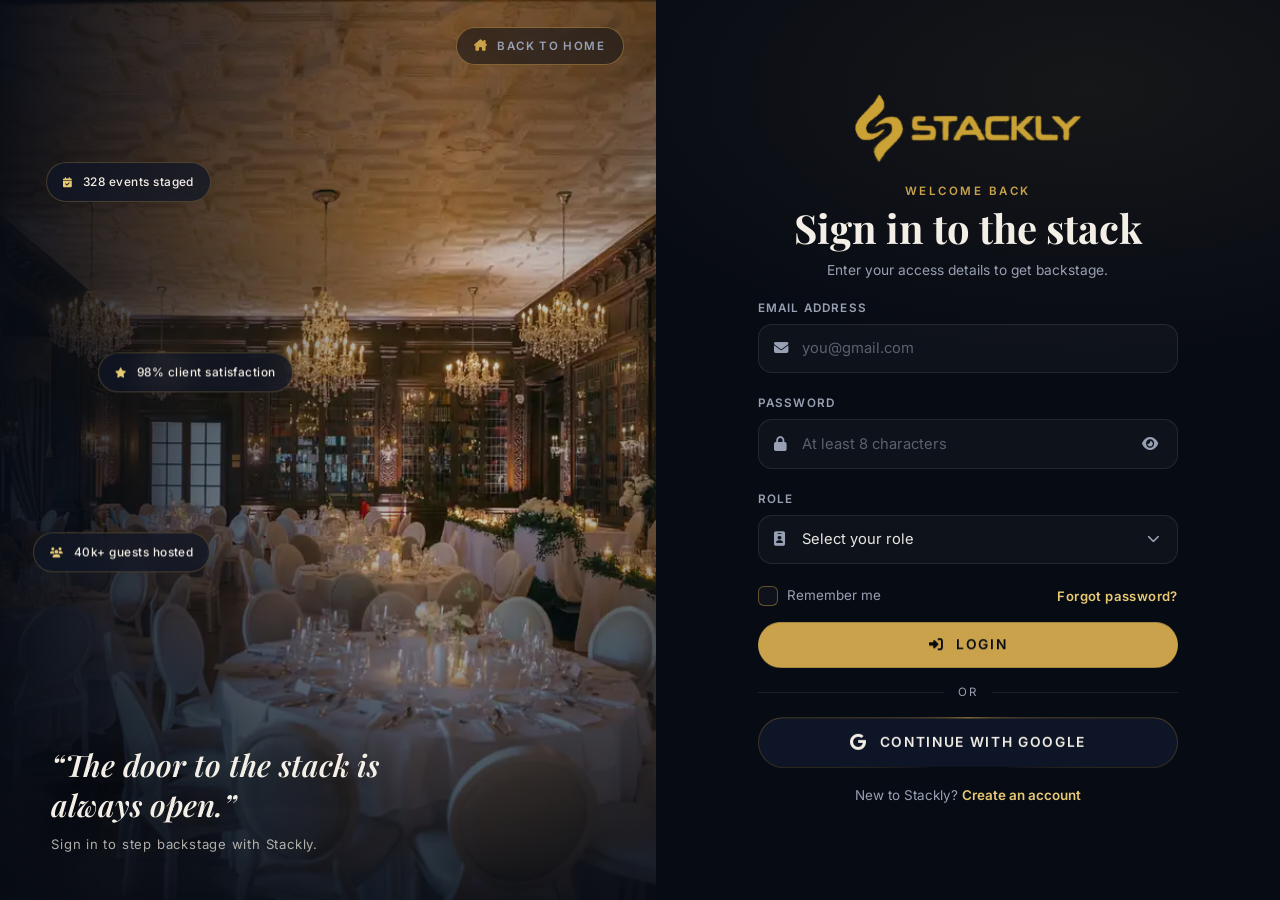
<file: HTML/guest.html>
<!DOCTYPE html>
<html lang="en">
<head>
<meta charset="UTF-8">
<meta name="viewport" content="width=device-width, initial-scale=1.0">
<title>Guest Dashboard — Corporate Event Management</title>
<link rel="icon" href="../images/logo-icon.webp" type="image/webp">
<link rel="preconnect" href="https://fonts.googleapis.com">
<link rel="preconnect" href="https://fonts.gstatic.com" crossorigin>
<link href="https://fonts.googleapis.com/css2?family=Playfair+Display:wght@400;500;600;700&family=Inter:wght@300;400;500;600;700&display=swap" rel="stylesheet">
<link rel="stylesheet" href="https://cdnjs.cloudflare.com/ajax/libs/font-awesome/6.5.2/css/all.min.css">
<link rel="stylesheet" href="../CSS/dashboard.css">
</head>
<body>

<div id="loader">
  <img src="../images/logo-full.webp" alt="">
  <div class="loader-ring"></div>
  <p>Loading your dashboard…</p>
</div>

<div class="dash-overlay" id="dashOverlay"></div>

<div class="dash-shell">
  <aside class="dash-sidebar" id="dashSidebar">
    <div class="dash-logo">
      <a href="guest.html"><img src="../images/logo-full.webp" alt="Corporate Event Management"></a>
      <i class="fa-solid fa-xmark dash-sidebar-close" id="dashSidebarClose"></i>
    </div>
    <div class="dash-role-badge" id="dashRoleBadge">Guest</div>
    <nav class="dash-nav" id="dashNav"></nav>

    <div class="dash-sidebar-user">
      <div class="dash-user-avatar" id="dashSidebarAvatar">S</div>
      <div><strong id="dashSidebarName">—</strong><span id="dashSidebarEmail">—</span></div>
    </div>

    <div class="dash-logout">
      <button id="logoutBtn"><i class="fa-solid fa-right-from-bracket"></i> Log Out</button>
    </div>
  </aside>

  <div class="dash-main">
    <header class="dash-header">
      <div style="display:flex;align-items:center;gap:16px;">
        <i class="fa-solid fa-bars dash-menu-toggle" id="dashMenuToggle"></i>
        <div>
          <h2 id="dashViewTitle">Overview</h2>
          <p id="dashWelcomeMsg" class="dash-welcome-msg"></p>
        </div>
      </div>
      <div class="dash-header-search-wrap">
        <div class="dash-header-search" id="dashHeaderSearch">
          <i class="fa-solid fa-magnifying-glass"></i>
          <input type="text" id="dashSearchInput" placeholder="Search events, organizers, circles…">
        </div>
      </div>
      <div class="dash-header-right">
        <a href="404.html"><i class="fa-solid fa-bell dash-bell"></i></a>
        <div class="dash-user" id="dashUserBlock">
          <div class="dash-user-avatar" id="dashAvatarInitial">S</div>
          <div class="dash-user-info"><strong id="dashUserName">—</strong><span id="dashUserEmail">—</span></div>
        </div>
      </div>
    </header>
    <div class="dash-body" id="dashBody"></div>
  </div>
</div>

<div class="toast-stack" id="toastStack"></div>

<script>
window.addEventListener('load', () => {
  const loader = document.getElementById('loader');
  setTimeout(() => loader.classList.add('hide'), 700);
});
function showToast(message, icon = 'circle-check') {
  const stack = document.getElementById('toastStack');
  if (!stack) return;
  const toast = document.createElement('div');
  toast.className = 'toast';
  toast.innerHTML = `<i class="fa-solid fa-${icon}"></i> ${message}`;
  stack.appendChild(toast);
  setTimeout(() => {
    toast.style.opacity = '0';
    toast.style.transform = 'translateY(10px)';
    toast.style.transition = 'all .3s ease';
    setTimeout(() => toast.remove(), 300);
  }, 3200);
}
</script>
<script>window.DASHBOARD_ROLE = 'guest';</script>
<script src="../JS/dashboard.js"></script>
</body>
</html>
</file>
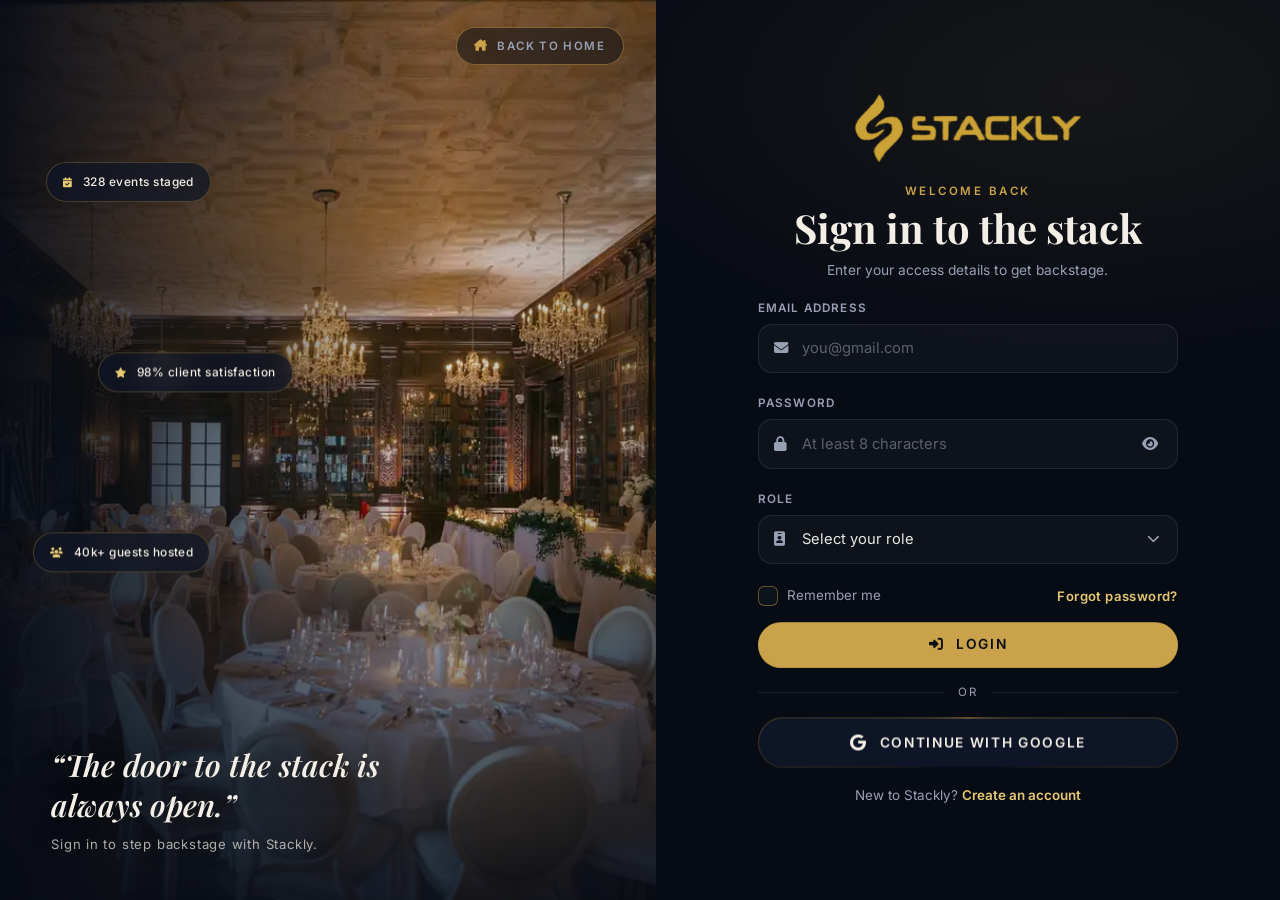
<file: HTML/login.html>
<!DOCTYPE html>
<html lang="en">
<head>
  <meta charset="UTF-8" />
  <meta name="viewport" content="width=device-width, initial-scale=1.0" />
  <title>Login — Stackly Corporate Event Management</title>
  <meta name="description" content="Sign in to Stackly — email, password and role. Backstage access to your next corporate event." />
  <link rel="icon" href="../images/logo-icon.webp" type="image/webp" />
  <link rel="preconnect" href="https://fonts.googleapis.com" />
  <link rel="preconnect" href="https://fonts.gstatic.com" crossorigin />
  <link href="https://fonts.googleapis.com/css2?family=Playfair+Display:ital,wght@0,400;0,500;0,600;0,700;0,800;1,400;1,500;1,600&family=Inter:wght@300;400;500;600;700&display=swap" rel="stylesheet" />
  <link rel="stylesheet" href="https://cdnjs.cloudflare.com/ajax/libs/font-awesome/6.5.2/css/all.min.css" />
  <link rel="stylesheet" href="../CSS/auth.css" />

  <link rel="stylesheet" href="../CSS/preloader.css" />
</head>
<body>

  <!-- ===================== PRELOADER ===================== -->
  <div id="preloader" aria-hidden="true">
    <div class="pl-inner">
      <img class="pl-logo" src="../images/logo-full.webp" alt="Stackly" />
      <div class="pl-icons">
        <i class="fa-solid fa-sun pl-icon"></i>
        <i class="fa-solid fa-moon pl-icon"></i>
        <i class="fa-solid fa-gears pl-icon"></i>
        <i class="fa-solid fa-crown pl-icon"></i>
        <i class="fa-solid fa-award pl-icon"></i>
      </div>
      <div class="pl-loader"><span></span></div>
      <p class="pl-loading">Loading</p>
    </div>
  </div>

  <main class="auth-shell" id="authShell">

    <!-- ===================== IMAGE SIDE ===================== -->
    <section class="auth-media" id="authMedia" aria-hidden="true">
      <figure class="auth-media-frame">
        <img src="../images/ballroom-chandelier-reception-tables.webp" alt="Stackly gala ballroom ready for an event" />
      </figure>
      <div class="auth-media-veil"></div>

      <a href="../index.html" class="auth-home auth-home-media" id="authHome">
        <i class="fa-solid fa-house-chimney" aria-hidden="true"></i>
        <span class="auth-home-label">Back to Home</span>
      </a>

      <div class="am-chip am-chip-a">
        <i class="fa-solid fa-calendar-check" aria-hidden="true"></i>
        <span>328 events staged</span>
      </div>
      <div class="am-chip am-chip-b">
        <i class="fa-solid fa-star" aria-hidden="true"></i>
        <span>98% client satisfaction</span>
      </div>
      <div class="am-chip am-chip-c">
        <i class="fa-solid fa-users" aria-hidden="true"></i>
        <span>40k+ guests hosted</span>
      </div>

      <div class="auth-media-quote">
        <p class="am-quote">&ldquo;The door to the stack is always open.&rdquo;</p>
        <p class="am-quote-sub">Sign in to step backstage with Stackly.</p>
      </div>
    </section>

    <!-- ===================== FORM SIDE ===================== -->
    <section class="auth-form" id="authForm">

      <a href="../index.html" class="auth-logo" id="authLogo" aria-label="Stackly home">
        <img src="../images/logo-full.webp" alt="Stackly" />
      </a>

      <header class="auth-head">
        <p class="auth-kicker">Welcome back</p>
        <h1 class="auth-title" id="authTitle">Sign in to the stack</h1>
        <p class="auth-sub">Enter your access details to get backstage.</p>
      </header>

      <form class="auth-frm" id="loginForm" autocomplete="off" novalidate>

        <div class="fld" data-field="email">
          <label for="loginEmail">Email address</label>
          <div class="fld-ctl">
            <i class="fa-solid fa-envelope fld-ico" aria-hidden="true"></i>
            <input id="loginEmail" name="email" type="email" placeholder="you@gmail.com" autocomplete="off" aria-invalid="false" />
          </div>
          <p class="fld-err" data-err></p>
        </div>

        <div class="fld" data-field="password">
          <label for="loginPassword">Password</label>
          <div class="fld-ctl">
            <i class="fa-solid fa-lock fld-ico" aria-hidden="true"></i>
            <input id="loginPassword" name="password" type="password" placeholder="At least 8 characters" autocomplete="new-password" aria-invalid="false" />
            <button type="button" class="fld-eye" data-eye aria-label="Show password">
              <i class="fa-solid fa-eye" aria-hidden="true"></i>
            </button>
          </div>
          <p class="fld-err" data-err></p>
        </div>

        <div class="fld" data-field="role">
          <label for="loginRole">Role</label>
          <div class="fld-ctl">
            <i class="fa-solid fa-id-badge fld-ico" aria-hidden="true"></i>
            <select id="loginRole" name="role" aria-invalid="false">
              <option value="">Select your role</option>
              <option value="organizer">Organizer</option>
              <option value="guest">Guest</option>
            </select>
            <i class="fa-solid fa-chevron-down fld-caret" aria-hidden="true"></i>
          </div>
          <p class="fld-err" data-err></p>
        </div>

        <div class="fld-row">
          <label class="fld-check">
            <input type="checkbox" id="loginRemember" name="remember" />
            <span class="fld-checkbox" aria-hidden="true">
              <i class="fa-solid fa-check" aria-hidden="true"></i>
            </span>
            <span class="fld-check-label">Remember me</span>
          </label>
          <a href="404.html" class="fld-link">Forgot password?</a>
        </div>

        <button type="submit" class="btn btn-gold stripes-btn btn-magnetic auth-submit" id="loginSubmit" data-magnetic>
          <i class="fa-solid fa-right-to-bracket" aria-hidden="true"></i>
          <span class="btn-label">Login</span>
        </button>

        <div class="alt-divider"><span>or</span></div>

        <a href="404.html" class="btn btn-ghost btn-conic btn-magnetic auth-google" id="googleLogin" data-magnetic>
          <i class="fa-brands fa-google" aria-hidden="true"></i>
          <span class="btn-label">Continue with Google</span>
        </a>

      </form>

      <p class="auth-switch">
        New to Stackly? <a href="signin.html">Create an account</a>
      </p>

      <div class="auth-toast" id="authToast" role="status" aria-live="polite"></div>
    </section>

  </main>

  <script src="https://cdnjs.cloudflare.com/ajax/libs/gsap/3.12.5/gsap.min.js"></script>
  <script src="../JS/auth.js"></script>

  <script src="../JS/preloader.js"></script>
</body>
</html>
</file>
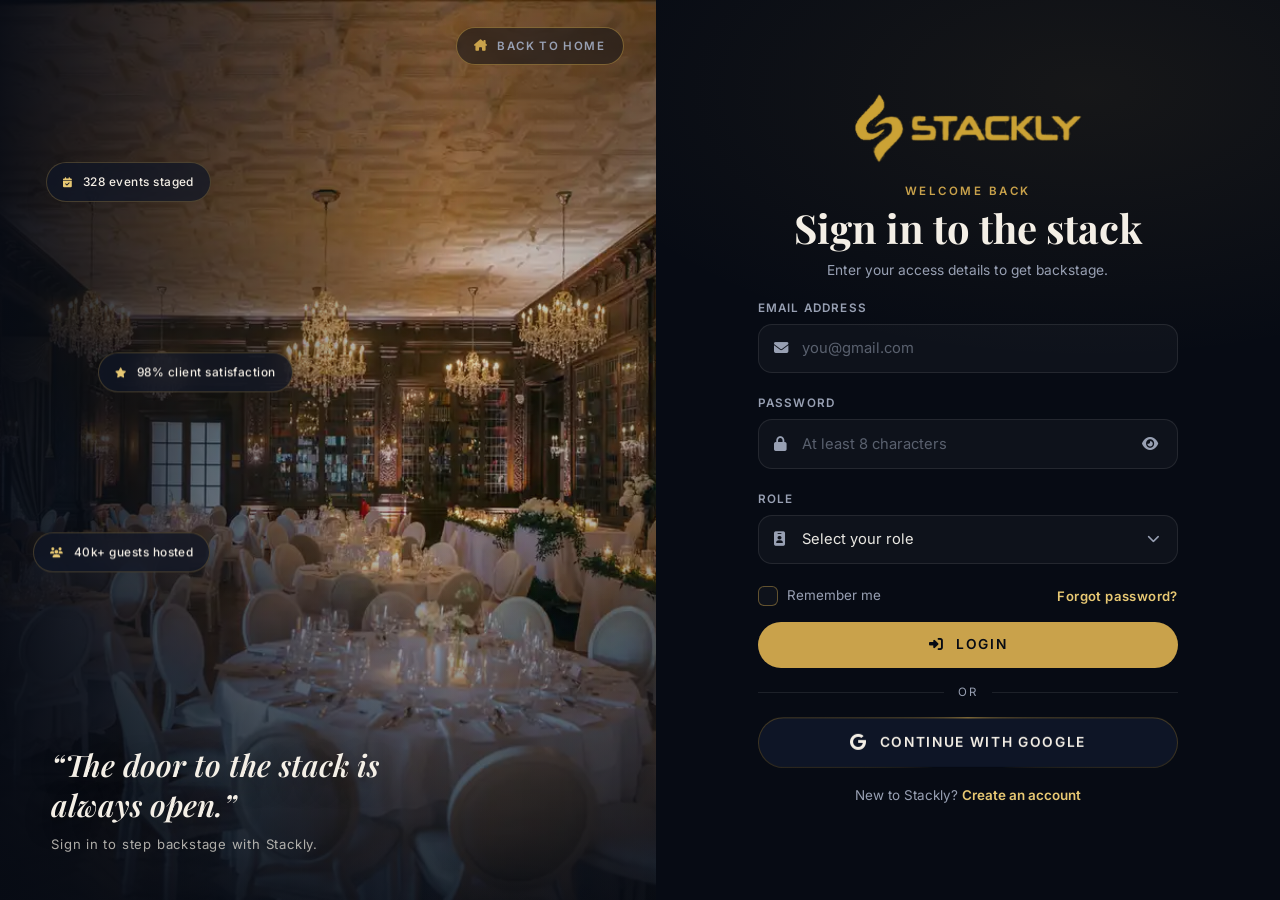
<file: HTML/organizer.html>
<!DOCTYPE html>
<html lang="en">
<head>
<meta charset="UTF-8">
<meta name="viewport" content="width=device-width, initial-scale=1.0">
<title>Organizer Dashboard — Corporate Event Management</title>
<link rel="icon" href="../images/logo-icon.webp" type="image/webp">
<link rel="preconnect" href="https://fonts.googleapis.com">
<link rel="preconnect" href="https://fonts.gstatic.com" crossorigin>
<link href="https://fonts.googleapis.com/css2?family=Playfair+Display:wght@400;500;600;700&family=Inter:wght@300;400;500;600;700&display=swap" rel="stylesheet">
<link rel="stylesheet" href="https://cdnjs.cloudflare.com/ajax/libs/font-awesome/6.5.2/css/all.min.css">
<link rel="stylesheet" href="../CSS/dashboard.css">
</head>
<body>

<div id="loader">
  <img src="../images/logo-full.webp" alt="">
  <div class="loader-ring"></div>
  <p>Loading your dashboard…</p>
</div>

<div class="dash-overlay" id="dashOverlay"></div>

<div class="dash-shell">
  <aside class="dash-sidebar" id="dashSidebar">
    <div class="dash-logo">
      <a href="organizer.html"><img src="../images/logo-full.webp" alt="Corporate Event Management"></a>
      <i class="fa-solid fa-xmark dash-sidebar-close" id="dashSidebarClose"></i>
    </div>
    <div class="dash-role-badge" id="dashRoleBadge">Organizer</div>
    <nav class="dash-nav" id="dashNav"></nav>

    <div class="dash-sidebar-user">
      <div class="dash-user-avatar" id="dashSidebarAvatar">S</div>
      <div><strong id="dashSidebarName">—</strong><span id="dashSidebarEmail">—</span></div>
    </div>

    <div class="dash-logout">
      <button id="logoutBtn"><i class="fa-solid fa-right-from-bracket"></i> Log Out</button>
    </div>
  </aside>

  <div class="dash-main">
    <header class="dash-header">
      <div style="display:flex;align-items:center;gap:16px;">
        <i class="fa-solid fa-bars dash-menu-toggle" id="dashMenuToggle"></i>
        <div>
          <h2 id="dashViewTitle">Overview</h2>
          <p id="dashWelcomeMsg" class="dash-welcome-msg"></p>
        </div>
      </div>
      <div class="dash-header-search-wrap">
        <div class="dash-header-search" id="dashHeaderSearch">
          <i class="fa-solid fa-magnifying-glass"></i>
          <input type="text" id="dashSearchInput" placeholder="Search events, guests, venues…">
        </div>
      </div>
      <div class="dash-header-right">
        <a href="404.html"><i class="fa-solid fa-bell dash-bell"></i></a>
        <div class="dash-user" id="dashUserBlock">
          <div class="dash-user-avatar" id="dashAvatarInitial">S</div>
          <div class="dash-user-info"><strong id="dashUserName">—</strong><span id="dashUserEmail">—</span></div>
        </div>
      </div>
    </header>
    <div class="dash-body" id="dashBody"></div>
  </div>
</div>

<div class="toast-stack" id="toastStack"></div>

<script>
window.addEventListener('load', () => {
  const loader = document.getElementById('loader');
  setTimeout(() => loader.classList.add('hide'), 700);
});
function showToast(message, icon = 'circle-check') {
  const stack = document.getElementById('toastStack');
  if (!stack) return;
  const toast = document.createElement('div');
  toast.className = 'toast';
  toast.innerHTML = `<i class="fa-solid fa-${icon}"></i> ${message}`;
  stack.appendChild(toast);
  setTimeout(() => {
    toast.style.opacity = '0';
    toast.style.transform = 'translateY(10px)';
    toast.style.transition = 'all .3s ease';
    setTimeout(() => toast.remove(), 300);
  }, 3200);
}
</script>
<script>window.DASHBOARD_ROLE = 'organizer';</script>
<script src="../JS/dashboard.js"></script>
</body>
</html>
</file>
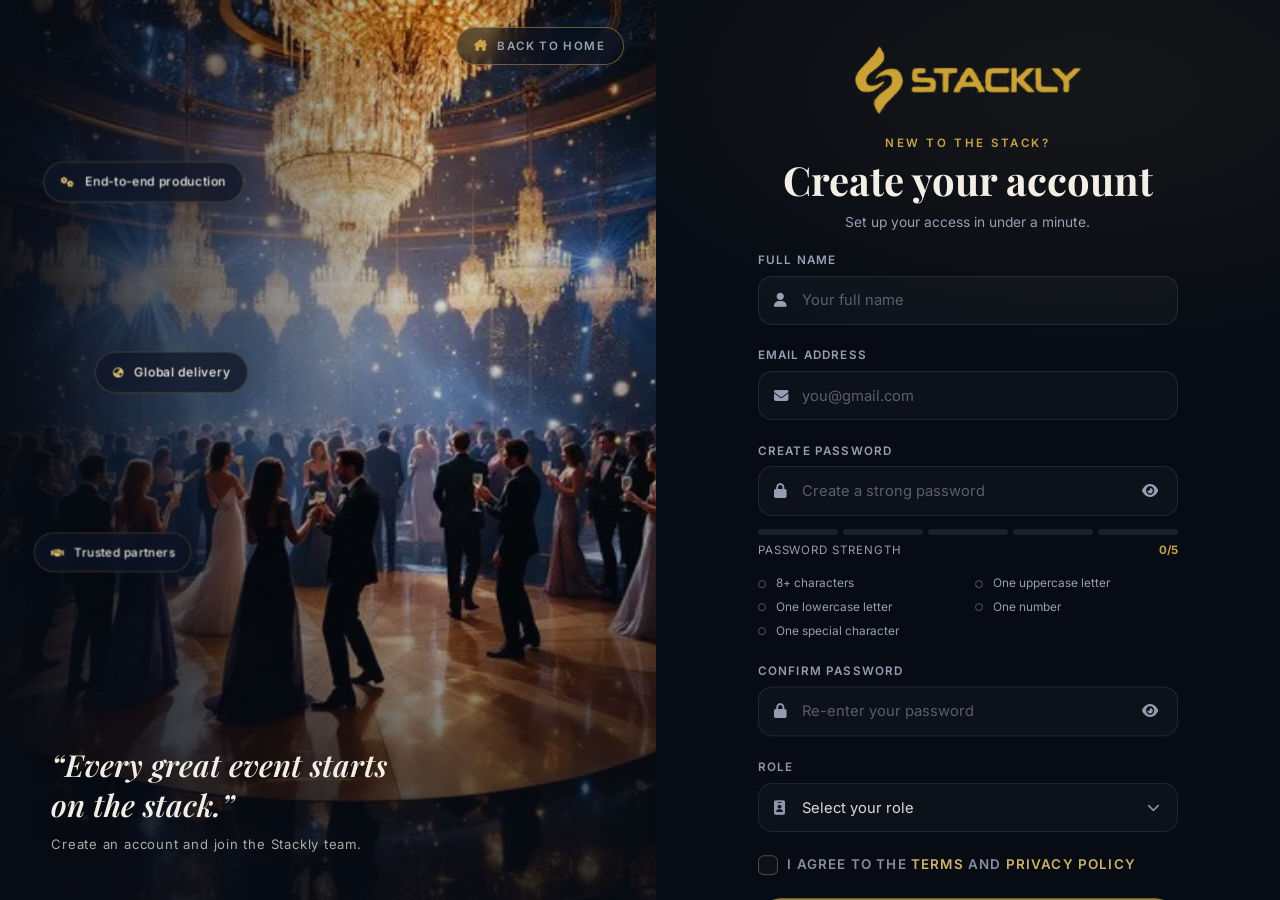
<file: HTML/signin.html>
<!DOCTYPE html>
<html lang="en">
<head>
  <meta charset="UTF-8" />
  <meta name="viewport" content="width=device-width, initial-scale=1.0" />
  <title>Create Account — Stackly Corporate Event Management</title>
  <meta name="description" content="Create your Stackly account — full name, email, password and role. Join the corporate event stack." />
  <link rel="icon" href="../images/logo-icon.webp" type="image/webp" />
  <link rel="preconnect" href="https://fonts.googleapis.com" />
  <link rel="preconnect" href="https://fonts.gstatic.com" crossorigin />
  <link href="https://fonts.googleapis.com/css2?family=Playfair+Display:ital,wght@0,400;0,500;0,600;0,700;0,800;1,400;1,500;1,600&family=Inter:wght@300;400;500;600;700&display=swap" rel="stylesheet" />
  <link rel="stylesheet" href="https://cdnjs.cloudflare.com/ajax/libs/font-awesome/6.5.2/css/all.min.css" />
  <link rel="stylesheet" href="../CSS/auth.css" />

  <link rel="stylesheet" href="../CSS/preloader.css" />
</head>
<body>

  <!-- ===================== PRELOADER ===================== -->
  <div id="preloader" aria-hidden="true">
    <div class="pl-inner">
      <img class="pl-logo" src="../images/logo-full.webp" alt="Stackly" />
      <div class="pl-icons">
        <i class="fa-solid fa-sun pl-icon"></i>
        <i class="fa-solid fa-moon pl-icon"></i>
        <i class="fa-solid fa-gears pl-icon"></i>
        <i class="fa-solid fa-crown pl-icon"></i>
        <i class="fa-solid fa-award pl-icon"></i>
      </div>
      <div class="pl-loader"><span></span></div>
      <p class="pl-loading">Loading</p>
    </div>
  </div>

  <main class="auth-shell" id="authShell">

    <!-- ===================== IMAGE SIDE ===================== -->
    <section class="auth-media" id="authMedia" aria-hidden="true">
      <figure class="auth-media-frame">
        <img src="../images/chandelier-lit-gala-hall.webp" alt="Chandelier lit gala hall hosted by Stackly" />
      </figure>
      <div class="auth-media-veil"></div>

      <a href="../index.html" class="auth-home auth-home-media" id="authHome">
        <i class="fa-solid fa-house-chimney" aria-hidden="true"></i>
        <span class="auth-home-label">Back to Home</span>
      </a>

      <div class="am-chip am-chip-a">
        <i class="fa-solid fa-gears" aria-hidden="true"></i>
        <span>End-to-end production</span>
      </div>
      <div class="am-chip am-chip-b">
        <i class="fa-solid fa-earth-asia" aria-hidden="true"></i>
        <span>Global delivery</span>
      </div>
      <div class="am-chip am-chip-c">
        <i class="fa-solid fa-handshake" aria-hidden="true"></i>
        <span>Trusted partners</span>
      </div>

      <div class="auth-media-quote">
        <p class="am-quote">&ldquo;Every great event starts on the stack.&rdquo;</p>
        <p class="am-quote-sub">Create an account and join the Stackly team.</p>
      </div>
    </section>

    <!-- ===================== FORM SIDE ===================== -->
    <section class="auth-form" id="authForm">

      <a href="../index.html" class="auth-logo" id="authLogo" aria-label="Stackly home">
        <img src="../images/logo-full.webp" alt="Stackly" />
      </a>

      <header class="auth-head">
        <p class="auth-kicker">New to the stack?</p>
        <h1 class="auth-title" id="authTitle">Create your account</h1>
        <p class="auth-sub">Set up your access in under a minute.</p>
      </header>

      <form class="auth-frm" id="signupForm" novalidate>

        <div class="fld" data-field="name">
          <label for="signupName">Full name</label>
          <div class="fld-ctl">
            <i class="fa-solid fa-user fld-ico" aria-hidden="true"></i>
            <input id="signupName" name="name" type="text" placeholder="Your full name" autocomplete="name" aria-invalid="false" />
          </div>
          <p class="fld-err" data-err></p>
        </div>

        <div class="fld" data-field="email">
          <label for="signupEmail">Email address</label>
          <div class="fld-ctl">
            <i class="fa-solid fa-envelope fld-ico" aria-hidden="true"></i>
            <input id="signupEmail" name="email" type="email" placeholder="you@gmail.com" autocomplete="email" aria-invalid="false" />
          </div>
          <p class="fld-err" data-err></p>
        </div>

        <div class="fld" data-field="password">
          <label for="signupPassword">Create Password</label>
          <div class="fld-ctl">
            <i class="fa-solid fa-lock fld-ico" aria-hidden="true"></i>
            <input id="signupPassword" name="password" type="password" placeholder="Create a strong password" autocomplete="new-password" aria-invalid="false" />
            <button type="button" class="fld-eye" data-eye aria-label="Show password">
              <i class="fa-solid fa-eye" aria-hidden="true"></i>
            </button>
          </div>
          <div class="strength" data-strength>
            <div class="strength-bar" id="strengthBar" aria-hidden="true">
              <span class="str-seg"></span><span class="str-seg"></span>
              <span class="str-seg"></span><span class="str-seg"></span>
              <span class="str-seg"></span>
            </div>
            <p class="strength-meta">
              <span class="strength-label" data-strength-label>Password strength</span>
              <span class="strength-pct" data-strength-pct>0&#47;5</span>
            </p>
          </div>
          <ul class="pw-rules" data-pw-rules>
            <li data-rule="len">8+ characters</li>
            <li data-rule="upper">One uppercase letter</li>
            <li data-rule="lower">One lowercase letter</li>
            <li data-rule="num">One number</li>
            <li data-rule="spec">One special character</li>
          </ul>
          <p class="fld-err" data-err></p>
        </div>

        <div class="fld" data-field="confirm">
          <label for="signupConfirm">Confirm Password</label>
          <div class="fld-ctl">
            <i class="fa-solid fa-lock fld-ico" aria-hidden="true"></i>
            <input id="signupConfirm" name="confirm" type="password" placeholder="Re-enter your password" autocomplete="new-password" aria-invalid="false" />
            <button type="button" class="fld-eye" data-eye aria-label="Show password">
              <i class="fa-solid fa-eye" aria-hidden="true"></i>
            </button>
          </div>
          <p class="fld-err" data-err></p>
        </div>

        <div class="fld" data-field="role">
          <label for="signupRole">Role</label>
          <div class="fld-ctl">
            <i class="fa-solid fa-id-badge fld-ico" aria-hidden="true"></i>
            <select id="signupRole" name="role" aria-invalid="false">
              <option value="">Select your role</option>
              <option value="organizer">Organizer</option>
              <option value="guest">Guest</option>
            </select>
            <i class="fa-solid fa-chevron-down fld-caret" aria-hidden="true"></i>
          </div>
          <p class="fld-err" data-err></p>
        </div>

        <div class="fld" data-field="terms">
          <label class="fld-check fld-check-terms">
            <input type="checkbox" id="signupTerms" name="terms" />
            <span class="fld-checkbox" aria-hidden="true">
              <i class="fa-solid fa-check" aria-hidden="true"></i>
            </span>
            <span class="fld-check-label">I agree to the <a href="./404.html" class="fld-inline-link">Terms</a> and <a href="./404.html" class="fld-inline-link">Privacy Policy</a></span>
          </label>
          <p class="fld-err" data-err></p>
        </div>

        <button type="submit" class="btn btn-gold stripes-btn btn-magnetic auth-submit" id="signupSubmit" data-magnetic>
          <i class="fa-solid fa-user-plus" aria-hidden="true"></i>
          <span class="btn-label">Create Account</span>
        </button>

        <div class="alt-divider"><span>or</span></div>

        <a href="./404.html"><button type="button" class="btn btn-ghost btn-conic btn-magnetic auth-google" id="googleSignup">
          <i class="fa-brands fa-google" aria-hidden="true"></i>
          <span class="btn-label">Continue with Google</span>
        </button></a>

      </form>

      <p class="auth-switch">
        Already have an account? <a href="login.html">Login</a>
      </p>

      <div class="auth-toast" id="authToast" role="status" aria-live="polite"></div>
    </section>

  </main>

  <script src="https://cdnjs.cloudflare.com/ajax/libs/gsap/3.12.5/gsap.min.js"></script>
  <script src="../JS/auth.js"></script>

  <script src="../JS/preloader.js"></script>
</body>
</html>
</file>
<file: CSS/dashboard.css>
/* =========================================================
   Dashboard — Organizer + Guest
   Follows the Corporate Event Management site theme:
   dark navy surfaces, gold accents, Playfair Display + Inter.
   ========================================================= */

/* ===== Tokens (self-contained — same palette as the site) ===== */
:root{
  --ink:#070b14;
  --ink-2:#0b1120;
  --surface:#0e1526;
  --surface-2:#131c31;
  --surface-3:#18233d;
  --gold:#c9a24b;
  --gold-2:#e7c873;
  --gold-3:#8a6d2f;
  --cream:#f4efe6;
  --text:#e9e7e2;
  --muted:#98a0b3;
  --line:rgba(255,255,255,0.09);
  --ff-display:'Playfair Display', Georgia, serif;
  --ff-body:'Inter', system-ui, sans-serif;
  --shadow:0 20px 45px -20px rgba(0,0,0,0.6);
}

*{box-sizing:border-box;}
html.lenis,
html.lenis body {
    height: auto;
}

.lenin.lenin-smooth {
    scroll-behavior: auto !important;
}

.lenis.lenis-smooth [data-lenis-prevent] {
    overscroll-behavior: contain;
}

.lenis.lenis-stopped {
    overflow: hidden;
}

.lenis.lenis-smooth iframe {
    pointer-events: none;
}
html, body{
  overflow-x: visible !important;
}
body{
  font-family:var(--ff-body, 'Inter', sans-serif);
  color:var(--text, #e9e7e2);
  background:var(--ink, #070b14);
  -webkit-font-smoothing:antialiased;
  margin:0;
}
img{max-width:100%; display:block;}
a{text-decoration:none; color:inherit;}
h1,h2,h3{font-family:var(--ff-display, 'Playfair Display', serif); color:var(--cream, #f4efe6); font-weight:600;}

/* ===== Loader ===== */
#loader{
  position:fixed; inset:0; z-index:9999; background:var(--ink-2, #0b1120);
  display:flex; flex-direction:column; align-items:center; justify-content:center; gap:1rem;
  transition:opacity .4s ease, visibility .4s ease;
}
#loader.hide{opacity:0; visibility:hidden; pointer-events:none;}
#loader img{width:150px;}
.loader-ring{
  width:44px; height:44px; border-radius:50%;
  border:3px solid rgba(255,255,255,.12); border-top-color:var(--gold, #c9a24b);
  animation:loaderSpin .8s linear infinite;
}
#loader p{color:var(--muted, #98a0b3); font-size:.85rem; letter-spacing:.02em;}
@keyframes loaderSpin{ to{ transform:rotate(360deg); } }

/* ===== Toast ===== */
.toast-stack{position:fixed; bottom:24px; right:24px; z-index:5000; display:flex; flex-direction:column; gap:10px;}
.toast{
  background:var(--surface-3, #18233d); color:var(--text, #e9e7e2); padding:.9rem 1.3rem; border-radius:12px;
  border:1px solid var(--line, rgba(255,255,255,.09));
  font-size:.85rem; box-shadow:var(--shadow, 0 20px 40px -15px rgba(0,0,0,.6));
  display:flex; align-items:center; gap:.6rem; animation:toastIn .4s ease;
}
.toast i{color:var(--gold, #c9a24b);}
@keyframes toastIn{ from{opacity:0; transform:translateY(14px);} to{opacity:1; transform:translateY(0);} }

/* ===== Shell ===== */
.dash-shell{display:flex; min-height:100vh; background:var(--ink, #070b14);}

/* ===== Sidebar ===== */
.dash-sidebar{
  width:264px; background:var(--ink-2, #0b1120); border-right:1px solid var(--line, rgba(255,255,255,.09));
  flex-shrink:0; display:flex; flex-direction:column;
  position:fixed; top:0; left:0; bottom:0; z-index:50;
  transition:transform .35s ease;
}
.dash-logo{
  position:relative; display:flex; align-items:center; justify-content:center;
  height:76px; padding:0 24px; border-bottom:1px solid var(--line, rgba(255,255,255,.09)); box-sizing:border-box;
}
.dash-logo img{height:34px; position: relative;right: 60px;}
.dash-sidebar-close{
  display:none; position:absolute; top:20px; right:20px; width:34px; height:34px; border-radius:50%;
  background:rgba(255,255,255,.08); align-items:center; justify-content:center;
  color:var(--cream, #f4efe6); font-size:1rem; cursor:pointer; z-index:5;
}

.dash-role-badge{
  margin:18px 24px; padding:.6rem .85rem; background:rgba(201,162,75,.12); border:1px solid rgba(201,162,75,.35);
  border-radius:10px; font-size:.72rem; color:var(--gold-2, #e7c873); font-weight:700;
  text-transform:uppercase; letter-spacing:.04em; text-align:center;
}

.dash-nav{flex:1; padding:.6rem 1rem; overflow-y:auto;}
.dash-nav-item{
  display:flex; align-items:center; gap:.9rem; padding:.8rem 1rem; border-radius:10px;
  color:var(--muted, #98a0b3); font-size:.88rem; font-weight:500; margin-bottom:.25rem;
  transition:.25s ease; cursor:pointer;
}
.dash-nav-item i{width:18px; text-align:center; font-size:.92rem;}
.dash-nav-item:hover{background:var(--surface-3, #18233d); color:var(--cream, #f4efe6);}
.dash-nav-item.active{background:var(--gold, #c9a24b); color:var(--ink, #070b14);}
.dash-nav-item.active i{color:var(--ink, #070b14);}

.dash-logout{padding:.5rem 1.5rem 1.4rem;}
.dash-logout button{
  width:100%; display:flex; align-items:center; justify-content:center; gap:.6rem; color:var(--ink, #070b14);
  background:var(--gold, #c9a24b); font-size:.85rem; font-weight:700; padding:.75rem; border-radius:999px;
  border:none; cursor:pointer; transition:.3s ease;
}
.dash-logout button:hover{background:var(--gold-2, #e7c873); transform:translateY(-1px);}

.dash-sidebar-user{
  display:none; align-items:center; gap:.8rem; margin:1rem 1.5rem .5rem;
  padding:.75rem 1rem; background:var(--surface-3, #18233d); border-radius:999px;
}
.dash-sidebar-user strong{display:block; font-size:.82rem; color:var(--cream, #f4efe6);}
.dash-sidebar-user span{font-size:.7rem; color:var(--muted, #98a0b3);}
@media(max-width:900px){ .dash-sidebar-user{display:flex;} }

/* ===== Main ===== */
.dash-main{flex:1; margin-left:264px; display:flex; flex-direction:column; min-width:0;}

/* Header height matches the 76px sidebar logo block so both divider
   lines sit on the same horizontal level. Uses min-height + padding so
   the bar can grow gracefully on narrow screens like the reference. */
.dash-header{
  background:var(--ink, #070b14); border-bottom:1px solid var(--line, rgba(255,255,255,.09));
  min-height:76px; padding:1rem 2.1rem; display:flex; align-items:center;
  justify-content:space-between; gap:1rem;
  flex-wrap:nowrap; position:sticky; top:0; z-index:20;
}
.dash-header > div{flex-shrink:0;}
.dash-header-search-wrap{flex:1 1 auto; min-width:0; display:flex; justify-content:center; padding:0 1.2rem;}
.dash-header h2{font-size:1.25rem; margin:0;}
.dash-welcome-msg{font-size:.78rem; color:var(--muted, #98a0b3); margin-top:.15rem;}
.dash-header-search{
  display:flex; align-items:center; gap:.6rem; background:var(--surface-2, #131c31); border:1px solid var(--line, rgba(255,255,255,.09));
  border-radius:999px; padding:.55rem 1.1rem; width:100%; max-width:380px; margin:0 auto;
}
.dash-header-search i{color:var(--gold, #c9a24b); font-size:.8rem;}
.dash-header-search input{border:none; background:transparent; font-size:.84rem; font-family:inherit; width:100%; color:var(--text, #e9e7e2);}
.dash-header-search input::placeholder{color:var(--muted, #98a0b3);}
.dash-header-search input:focus{outline:none;}
.dash-header-search.search-error{
  border-color:#c0392b;
  animation:searchShake .4s ease;
}
@keyframes searchShake{
  0%,100%{transform:translateX(0);}
  20%{transform:translateX(-6px);}
  40%{transform:translateX(6px);}
  60%{transform:translateX(-4px);}
  80%{transform:translateX(4px);}
}
@media(max-width:780px){ .dash-header-search-wrap{display:none !important;} }

.dash-header-right{display:flex; align-items:center; gap:1.2rem;}
.dash-bell{position:relative; color:var(--muted, #98a0b3); font-size:1.05rem; cursor:pointer;}
.dash-bell::after{content:''; position:absolute; top:-2px; right:-2px; width:8px; height:8px; background:var(--gold, #c9a24b); border-radius:50%; border:2px solid var(--ink, #070b14);}
.dash-user{display:flex; align-items:center; gap:.6rem;}
.dash-user-avatar{
  width:38px; height:38px; border-radius:50%; background:rgba(201,162,75,.16); color:var(--gold-2, #e7c873);
  display:flex; align-items:center; justify-content:center; font-weight:700; font-size:.88rem;
}
.dash-user-info strong{display:block; font-size:.82rem; color:var(--cream, #f4efe6);}
.dash-user-info span{font-size:.7rem; color:var(--muted, #98a0b3);}
.dash-menu-toggle{display:none; font-size:1.25rem; color:var(--cream, #f4efe6); cursor:pointer;}

/* ===== Body / views ===== */
.dash-body{padding:2rem 2.1rem; flex:1;}
.dash-view{display:none;}
.dash-view.active{display:block; animation:fadeSlide .4s ease;}
@keyframes fadeSlide{ from{opacity:0; transform:translateY(10px);} to{opacity:1; transform:translateY(0);} }

/* ===== Hero banner ===== */
.dash-hero{
  position:relative; overflow:hidden;
  display:flex; align-items:center; justify-content:space-between; gap:1.4rem; flex-wrap:wrap;
  background:linear-gradient(135deg, var(--surface-2, #131c31), var(--surface, #0e1526));
  border:1px solid var(--line, rgba(255,255,255,.09)); border-radius:20px;
  padding:2rem 2.2rem; margin-bottom:1.7rem;
}
.dash-hero::before{
  content:''; position:absolute; right:-80px; top:-110px; width:300px; height:300px; border-radius:50%;
  background:radial-gradient(circle, rgba(201,162,75,.16), transparent 70%); pointer-events:none;
}
.dash-hero > *{position:relative;}
.dh-eyebrow{
  font-size:.7rem; text-transform:uppercase; letter-spacing:.18em; color:var(--gold, #c9a24b);
  font-weight:700; margin-bottom:.6rem;
}
.dh-title{font-size:clamp(1.4rem, 2.4vw, 1.9rem); margin:0 0 .4rem;}
.dh-sub{font-size:.9rem; color:var(--muted, #98a0b3); margin:0; max-width:52ch;}
.btn-gold{
  display:inline-flex; align-items:center; gap:.55rem; background:var(--gold, #c9a24b); color:var(--ink, #070b14);
  font-size:.85rem; font-weight:700; padding:.75rem 1.4rem; border-radius:999px; white-space:nowrap; transition:.3s ease;
}
.btn-gold:hover{background:var(--gold-2, #e7c873); transform:translateY(-1px);}

/* ===== Stat strip (single panel, divided) ===== */
.dash-stat-strip{
  display:flex; align-items:stretch; background:var(--surface, #0e1526);
  border:1px solid var(--line, rgba(255,255,255,.09)); border-radius:18px;
  margin-bottom:1.7rem; overflow:hidden;
}
.dss-item{flex:1; display:flex; align-items:center; gap:.9rem; padding:1.4rem 1.3rem; border-left:1px solid var(--line, rgba(255,255,255,.09));}
.dss-item:first-child{border-left:none;}
.dss-item i{font-size:1.1rem; color:var(--gold, #c9a24b); width:26px; text-align:center; flex-shrink:0;}
.dss-item strong{display:block; font-family:var(--ff-display, 'Playfair Display', serif); font-size:1.5rem; color:var(--cream, #f4efe6); line-height:1.15;}
.dss-item span{font-size:.72rem; color:var(--muted, #98a0b3);}

/* ===== Two-column layout ===== */
.dash-grid-2{display:grid; grid-template-columns:1.4fr 1fr; gap:1.5rem; align-items:start;}
.dash-grid-2 > *{min-width:0;}

/* ===== Panels ===== */
.dash-panel{background:var(--surface, #0e1526); border:1px solid var(--line, rgba(255,255,255,.09)); border-radius:18px; padding:1.6rem; margin-bottom:1.5rem; max-width:100%;}
.dash-panel-head{display:flex; justify-content:space-between; align-items:center; margin-bottom:1.2rem;}
.dash-panel-head h3{font-size:1.03rem; font-weight:500; margin:0;}
.dash-panel-head a{font-size:.78rem; color:var(--gold, #c9a24b); font-weight:700;}

/* ===== Table ===== */
.dash-table-wrap{overflow-x:auto; -webkit-overflow-scrolling:touch; margin:0 -8px; padding:0 8px;}
.dash-table{width:100%; min-width:520px; border-collapse:collapse;}
.dash-table th{text-align:left; font-size:.72rem; text-transform:uppercase; letter-spacing:.03em; color:var(--muted, #98a0b3); padding:.6rem .75rem; border-bottom:1px solid var(--line, rgba(255,255,255,.09));}
.dash-table td{padding:.85rem .75rem; font-size:.84rem; border-bottom:1px solid var(--line, rgba(255,255,255,.06)); color:var(--text, #e9e7e2);}
.dash-table tr:hover td{background:var(--surface-2, #131c31);}
.dash-table tr:last-child td{border-bottom:none;}

.dash-pill{padding:.3rem .75rem; border-radius:999px; font-size:.68rem; font-weight:700; white-space:nowrap;}
.dash-pill.ok{background:rgba(201,162,75,.16); color:var(--gold-2, #e7c873);}
.dash-pill.pending{background:rgba(184,134,11,.22); color:#e6c166;}
.dash-pill.cancel{background:rgba(192,57,43,.2); color:#f0a098;}

/* ===== List items ===== */
.dash-list-item{display:flex; align-items:center; gap:.9rem; padding:.85rem 0; border-bottom:1px solid var(--line, rgba(255,255,255,.06));}
.dash-list-item:last-child{border-bottom:none;}
.dash-list-avatar{width:40px; height:40px; border-radius:50%; object-fit:cover; flex-shrink:0; border:1px solid var(--line, rgba(255,255,255,.12));}
.dash-list-item strong{display:block; font-size:.84rem; color:var(--cream, #f4efe6);}
.dash-list-item span{font-size:.75rem; color:var(--muted, #98a0b3);}

/* ===== Progress rows ===== */
.dash-progress-row{margin-bottom:1rem;}
.dash-progress-row .dpr-top{display:flex; justify-content:space-between; font-size:.82rem; margin-bottom:.5rem;}
.dash-progress-bar{height:7px; background:var(--surface-2, #131c31); border-radius:10px; overflow:hidden;}
.dash-progress-fill{height:100%; background:linear-gradient(90deg, var(--gold-3, #8a6d2f), var(--gold-2, #e7c873)); border-radius:10px; transition:width 1s ease;}

/* ===== Mini bar chart ===== */
.mini-bar-chart{display:flex; align-items:flex-end; justify-content:space-between; gap:.9rem; height:150px;}
.mbc-col{flex:1; display:flex; flex-direction:column; align-items:center; gap:.6rem; height:100%; justify-content:flex-end;}
.mbc-bar{width:100%; max-width:32px; border-radius:6px 6px 3px 3px; background:linear-gradient(180deg, var(--gold-2, #e7c873), var(--gold-3, #8a6d2f)); transition:height .9s cubic-bezier(.2,.8,.2,1);}
.mbc-col span{font-size:.72rem; color:var(--muted, #98a0b3);}

/* ===== Todo / checklist ===== */
.todo-item{display:flex; align-items:center; gap:.85rem; padding:.75rem 0; border-bottom:1px solid var(--line, rgba(255,255,255,.06));}
.todo-item:last-child{border-bottom:none;}
.todo-item i{font-size:1.05rem; color:var(--gold, #c9a24b); width:20px; text-align:center; flex-shrink:0;}
.todo-item.done i{color:var(--gold-3, #8a6d2f);}
.todo-item strong{display:block; font-size:.84rem; color:var(--cream, #f4efe6); font-weight:500;}
.todo-item span{font-size:.72rem; color:var(--muted, #98a0b3);}

/* ===== Activity feed ===== */
.activity-item{display:flex; align-items:flex-start; gap:.9rem; padding:.75rem 0; border-bottom:1px solid var(--line, rgba(255,255,255,.06));}
.activity-item:last-child{border-bottom:none;}
.activity-dot{
  width:34px; height:34px; border-radius:50%; background:rgba(201,162,75,.14); color:var(--gold, #c9a24b);
  display:flex; align-items:center; justify-content:center; font-size:.8rem; flex-shrink:0;
}
.activity-item p{font-size:.84rem; color:var(--text, #e9e7e2); margin:0 0 .2rem;}
.activity-item span{font-size:.72rem; color:var(--muted, #98a0b3);}

/* ===== Quick actions (chip strip) ===== */
.quick-action-strip{display:flex; flex-wrap:wrap; gap:.7rem;}
.quick-action{
  display:inline-flex; align-items:center; gap:.5rem; padding:.65rem 1.1rem;
  background:var(--surface-2, #131c31); border:1px solid var(--line, rgba(255,255,255,.09)); border-radius:999px;
  font-size:.8rem; font-weight:600; color:var(--text, #e9e7e2); transition:.25s ease;
}
.quick-action i{color:var(--gold, #c9a24b);}
.quick-action:hover{background:var(--gold, #c9a24b); border-color:var(--gold, #c9a24b); color:var(--ink, #070b14);}
.quick-action:hover i{color:var(--ink, #070b14);}

/* ===== Overlay (mobile) ===== */
.dash-overlay{display:none; position:fixed; inset:0; background:rgba(0,0,0,.55); z-index:40;}
.dash-overlay.show{display:block;}

/* ===== Responsive ===== */
@media(max-width:1100px){
  .dash-grid-2{grid-template-columns:1fr;}
  .dash-grid-2 > *{min-width:0;}
  .dash-stat-strip{flex-wrap:wrap;}
  .dss-item{flex:1 1 45%; border-left:none; border-top:1px solid var(--line, rgba(255,255,255,.09));}
  .dss-item:nth-child(n+3){border-top:1px solid var(--line, rgba(255,255,255,.09));}
}
@media(max-width:900px){
  .dash-sidebar{width:100%; max-width:100%; transform:translateX(-100%);}
  .dash-sidebar.open{transform:translateX(0);}
  .dash-sidebar-close{display:flex;}
  .dash-main{margin-left:0;}
  .dash-menu-toggle{display:block;}
  .dash-header{padding:.9rem 1.2rem;}
  .dash-header-right .dash-user{display:none;}
  .dash-body{padding:1.3rem 1.1rem;}
}
@media(max-width:560px){
  .dss-item{flex:1 1 100%;}
  .dss-item strong{font-size:1.3rem;}
  .dash-hero{padding:1.5rem;}
  .quick-action-strip{flex-direction:column; align-items:stretch;}
  .quick-action{justify-content:center;}
}
</file>
<file: CSS/auth.css>
/* =============================================================
   Auth pages — Stackly (login.html + signin.html)
   Shared stylesheet. No header, no footer, no hamburger menu.
   Split-screen: image on one side, form on the other. The image
   stays visible on mobile (top band).
   ============================================================= */

:root {
  --ink: #070b14;
  --ink-2: #0b1120;
  --surface: #0e1526;
  --surface-2: #131c31;
  --surface-3: #18233d;
  --gold: #c9a24b;
  --gold-2: #e7c873;
  --gold-3: #8a6d2f;
  --cream: #f4efe6;
  --text: #e9e7e2;
  --muted: #98a0b3;
  --line: rgba(255, 255, 255, 0.09);
  --danger: #e2556b;
  --ok: #6fce9c;
  --font-display: "Playfair Display", Georgia, serif;
  --font-body: "Inter", system-ui, sans-serif;
  --ease-out: cubic-bezier(0.22, 1, 0.36, 1);
  --ease-back: cubic-bezier(0.34, 1.56, 0.64, 1);
}

*,
*::before,
*::after {
  margin: 0;
  padding: 0;
  box-sizing: border-box;
}

html,
body {
  width: 100%;
}

body {
  font-family: var(--font-body);
  background: var(--ink);
  color: var(--text);
  line-height: 1.6;
  overflow-x: clip;
  -webkit-font-smoothing: antialiased;
  /* decorative page glow */
  background:
    radial-gradient(70% 50% at 85% 10%, rgba(201, 162, 75, 0.08), transparent 60%),
    radial-gradient(60% 60% at 0% 100%, rgba(19, 28, 49, 0.6), transparent 70%),
    var(--ink);
}

a {
  color: inherit;
  text-decoration: none;
}

img {
  max-width: 100%;
  display: block;
}

button {
  font-family: var(--font-body);
  background: none;
  border: none;
  color: inherit;
  cursor: pointer;
}

input,
select {
  font-family: var(--font-body);
}

/* =============================================================
   SHELL — split screen
   ============================================================= */
.auth-shell {
  height: 100svh;
  min-height: 100svh;
  display: grid;
  grid-template-columns: 1.05fr 1fr;
  grid-template-rows: 1fr;
  overflow: hidden;
}

/* =============================================================
   IMAGE SIDE
   ============================================================= */
.auth-media {
  position: relative;
  overflow: hidden;
  grid-row: 1;
  grid-column: 1;
}

.auth-media-frame,
.auth-media-frame img {
  position: absolute;
  inset: 0;
  width: 100%;
  height: 100%;
}

.auth-media-frame img {
  object-fit: cover;
  object-position: center;
  transform: scale(1.08);
  animation: amZoom 22s var(--ease-out) forwards;
}

@keyframes amZoom {
  to { transform: scale(1); }
}

.auth-media-veil {
  position: absolute;
  inset: 0;
  background:
    linear-gradient(90deg, rgba(7, 11, 20, 0.96) 0%, rgba(7, 11, 20, 0.55) 34%, rgba(7, 11, 20, 0.14) 68%, rgba(7, 11, 20, 0.35) 100%),
    linear-gradient(0deg, rgba(7, 11, 20, 0.85) 0%, rgba(7, 11, 20, 0) 40%);
}

/* floating monogram medallion */
.auth-media-art {
  position: absolute;
  top: clamp(1.4rem, 4vh, 3rem);
  right: clamp(1.4rem, 4vw, 3.5rem);
  width: clamp(92px, 10vw, 148px);
  height: clamp(92px, 10vw, 148px);
  display: grid;
  place-items: center;
  z-index: 2;
}

.am-ring {
  position: absolute;
  inset: 0;
  border: 1px solid rgba(201, 162, 75, 0.5);
  border-radius: 50%;
  animation: amRing 14s linear infinite;
}

.am-ring::before {
  content: "";
  position: absolute;
  inset: 9%;
  border: 1px dashed rgba(231, 200, 115, 0.32);
  border-radius: 50%;
}

@keyframes amRing {
  to { transform: rotate(360deg); }
}

.am-monogram {
  font-family: var(--font-display);
  font-style: italic;
  font-weight: 700;
  font-size: clamp(2rem, 6vh, 3.2rem);
  color: var(--gold-2);
  text-shadow: 0 8px 30px rgba(201, 162, 75, 0.35);
}

/* floating stat chips */
.am-chip {
  position: absolute;
  z-index: 2;
  display: inline-flex;
  align-items: center;
  gap: 0.65rem;
  padding: 0.6rem 1rem;
  border-radius: 999px;
  background: rgba(14, 21, 38, 0.72);
  border: 1px solid rgba(201, 162, 75, 0.28);
  backdrop-filter: blur(10px);
  -webkit-backdrop-filter: blur(10px);
  font-size: 0.74rem;
  font-weight: 500;
  letter-spacing: 0.04em;
  color: var(--cream);
  box-shadow: 0 18px 40px -18px rgba(0, 0, 0, 0.7);
  animation: amFloat 6s ease-in-out infinite;
}

.am-chip i {
  color: var(--gold-2);
  font-size: 0.85em;
}

.am-chip-a { top: 18%; left: 7%; animation-delay: 0s; }
.am-chip-b { top: 40%; left: 15%; animation-delay: -2s; }
.am-chip-c { top: 60%; left: 5%; animation-delay: -4s; }

@keyframes amFloat {
  0%, 100% { transform: translateY(0); }
  50% { transform: translateY(-10px); }
}

/* quote block bottom-left */
.auth-media-quote {
  position: absolute;
  left: clamp(1.4rem, 4vw, 3.5rem);
  bottom: clamp(1.6rem, 5vh, 3.4rem);
  max-width: 34ch;
  z-index: 2;
}

.am-quote {
  font-family: var(--font-display);
  font-style: italic;
  font-weight: 600;
  font-size: clamp(1.25rem, 2.4vw, 1.9rem);
  line-height: 1.3;
  color: var(--cream);
  text-shadow: 0 6px 24px rgba(0, 0, 0, 0.5);
}

.am-quote-sub {
  margin-top: 0.6rem;
  font-size: 0.82rem;
  letter-spacing: 0.06em;
  color: rgba(244, 239, 230, 0.7);
}

/* =============================================================
   FORM SIDE
   ============================================================= */
.auth-form {
  grid-row: 1;
  grid-column: 2;
  position: relative;
  display: flex;
  flex-direction: column;
  align-items: center;
  gap: clamp(0.9rem, 2vh, 1.4rem);
  padding: clamp(1.6rem, 5vh, 3.5rem) clamp(1.2rem, 4vw, 2.8rem);
  overflow-y: auto;
  overscroll-behavior: contain;
  /* safe centering: centers when short, keeps the top reachable / unscrollable
     content (like the logo) visible when the panel is short */
}

.auth-form > .auth-logo {
  margin-top: auto;
}

.auth-form > .auth-switch {
  margin-bottom: auto;
}

.auth-form > * {
  flex-shrink: 0;
}

/* Back to Home button — fixed top-left of the form panel */
.auth-home {
  position: absolute;
  top: clamp(1rem, 3vh, 2rem);
  left: clamp(1rem, 3vw, 2rem);
  display: inline-flex;
  align-items: center;
  gap: 0.55rem;
  padding: 0.55rem 1.1rem;
  border-radius: 999px;
  border: 1px solid rgba(201, 162, 75, 0.4);
  background: rgba(255, 255, 255, 0.03);
  font-size: 0.72rem;
  font-weight: 600;
  letter-spacing: 0.12em;
  text-transform: uppercase;
  color: var(--muted);
  transition: color 0.35s ease, border-color 0.35s ease, background 0.35s ease, transform 0.35s var(--ease-out);
  z-index: 5;
}

/* Back to Home on the image side — top-right corner */
.auth-home-media {
  left: auto;
  right: clamp(1rem, 3vw, 2rem);
  background: rgba(7, 11, 20, 0.5);
  border-color: rgba(201, 162, 75, 0.5);
  backdrop-filter: blur(8px);
  -webkit-backdrop-filter: blur(8px);
}

.auth-home i {
  color: var(--gold);
  transition: transform 0.35s var(--ease-out);
}

.auth-home:hover {
  color: var(--cream);
  border-color: var(--gold);
  background: rgba(201, 162, 75, 0.1);
  transform: translateY(-2px);
}

.auth-home:hover i {
  transform: translate(-3px, -2px);
}

/* logo */
.auth-logo {
  display: block;
  width: clamp(160px, 18vw, 230px);
  max-width: 100%;
  margin-inline: auto;
  line-height: 0;
}

.auth-logo img {
  width: 100%;
  height: auto;
  object-fit: contain;
}

/* heading */
.auth-head {
  text-align: center;
}

.auth-kicker {
  font-size: 0.72rem;
  font-weight: 600;
  letter-spacing: 0.22em;
  text-transform: uppercase;
  color: var(--gold);
  margin-bottom: 0.35rem;
}

.auth-title {
  font-family: var(--font-display);
  font-weight: 700;
  font-size: clamp(1.7rem, 3.2vw, 2.5rem);
  line-height: 1.12;
  color: var(--cream);
}

.auth-sub {
  margin-top: 0.5rem;
  font-size: 0.86rem;
  color: var(--muted);
}

/* =============================================================
   FORM
   ============================================================= */
.auth-frm {
  width: 100%;
  max-width: 420px;
  display: flex;
  flex-direction: column;
  gap: 0.95rem;
}

/* ---- field ---- */
.fld {
  display: flex;
  flex-direction: column;
  gap: 0.38rem;
}

.fld > label {
  font-size: 0.73rem;
  font-weight: 600;
  letter-spacing: 0.1em;
  text-transform: uppercase;
  color: var(--muted);
}

.fld-ctl {
  position: relative;
  display: flex;
  align-items: center;
}

.fld-ico {
  position: absolute;
  left: 1rem;
  top: 50%;
  transform: translateY(-50%);
  font-size: 0.9rem;
  color: var(--muted);
  pointer-events: none;
  transition: color 0.3s ease;
  z-index: 1;
}

.fld-ctl input,
.fld-ctl select {
  width: 100%;
  padding: 0.92rem 3rem 0.92rem 2.7rem;
  border-radius: 14px;
  border: 1px solid var(--line);
  background: rgba(255, 255, 255, 0.03);
  color: var(--text);
  font-size: 0.92rem;
  outline: none;
  transition: border-color 0.3s ease, background 0.3s ease, box-shadow 0.3s ease;
  -webkit-appearance: none;
  appearance: none;
}

.fld-ctl select {
  cursor: pointer;
  padding-right: 2.6rem;
  color: var(--text);
}

.fld-ctl select option {
  background: var(--surface-2);
  color: var(--text);
}

.fld-ctl select:invalid,
.fld-ctl select option[value=""] {
  color: var(--muted);
}

.fld-ctl input[type="password"]::-ms-reveal,
.fld-ctl input[type="password"]::-ms-clear,
.fld-ctl input[type="password"]::-webkit-textfield-decoration-container {
  display: none !important;
}

.fld-ctl input::placeholder {
  color: rgba(152, 160, 179, 0.55);
}

.fld-ctl input:focus,
.fld-ctl select:focus {
  border-color: var(--gold);
  background: rgba(201, 162, 75, 0.05);
  box-shadow: 0 0 0 3px rgba(201, 162, 75, 0.14);
}

.fld-ctl:focus-within .fld-ico {
  color: var(--gold-2);
}

.fld-caret {
  position: absolute;
  right: 1.1rem;
  top: 50%;
  transform: translateY(-50%);
  font-size: 0.8rem;
  color: var(--muted);
  pointer-events: none;
  transition: color 0.3s ease;
}

.fld-ctl:focus-within .fld-caret {
  color: var(--gold-2);
}

/* show / hide password */
.fld-eye {
  position: absolute;
  right: 0.75rem;
  top: 50%;
  transform: translateY(-50%);
  width: 2rem;
  height: 2rem;
  display: grid;
  place-items: center;
  border-radius: 10px;
  color: var(--muted);
  font-size: 0.9rem;
  transition: color 0.3s ease, background 0.3s ease, transform 0.35s var(--ease-out);
}

.fld-eye:hover {
  color: var(--gold-2);
  background: rgba(201, 162, 75, 0.12);
  transform: translateY(-50%) scale(1.08);
}

/* error text */
.fld-err {
  font-size: 0.76rem;
  line-height: 1.35;
  color: var(--danger);
  min-height: 0;
  max-height: 0;
  opacity: 0;
  overflow: hidden;
  transition: max-height 0.35s ease, opacity 0.3s ease, margin 0.3s ease;
}

.fld.is-invalid .fld-err {
  max-height: 60px;
  opacity: 1;
  margin-top: 0.15rem;
}

.fld.is-invalid .fld-ctl input,
.fld.is-invalid .fld-ctl select {
  border-color: rgba(226, 85, 107, 0.7);
  background: rgba(226, 85, 107, 0.05);
}

.fld.is-invalid .fld-ctl input:focus,
.fld.is-invalid .fld-ctl select:focus {
  border-color: var(--danger);
  box-shadow: 0 0 0 3px rgba(226, 85, 107, 0.16);
}

.fld.is-invalid .fld-ico,
.fld.is-invalid .fld-caret {
  color: rgba(226, 85, 107, 0.85);
}

/* ---- remember / terms row ---- */
.fld-row {
  display: flex;
  align-items: center;
  justify-content: space-between;
  gap: 0.8rem;
  flex-wrap: wrap;
}

.fld-check {
  display: inline-flex;
  align-items: center;
  gap: 0.6rem;
  cursor: pointer;
  user-select: none;
}

.fld-check input {
  position: absolute;
  opacity: 0;
  width: 0;
  height: 0;
}

.fld-checkbox {
  position: relative;
  width: 20px;
  height: 20px;
  flex: none;
  border-radius: 6px;
  border: 1px solid rgba(201, 162, 75, 0.45);
  background: rgba(255, 255, 255, 0.03);
  display: grid;
  place-items: center;
  transition: background 0.3s ease, border-color 0.3s ease, box-shadow 0.3s ease;
}

.fld-checkbox i {
  font-size: 0.65rem;
  color: var(--ink);
  opacity: 0;
  transform: scale(0.4);
  transition: opacity 0.25s ease, transform 0.3s var(--ease-back);
}

.fld-check input:checked + .fld-checkbox {
  background: linear-gradient(160deg, var(--gold-2), var(--gold));
  border-color: var(--gold);
  box-shadow: 0 6px 16px -6px rgba(201, 162, 75, 0.6);
}

.fld-check input:checked + .fld-checkbox i {
  opacity: 1;
  transform: scale(1);
}

.fld-check input:focus-visible + .fld-checkbox {
  box-shadow: 0 0 0 3px rgba(201, 162, 75, 0.22);
}

.fld-check-label {
  font-size: 0.84rem;
  color: var(--muted);
}

.fld-check-terms .fld-check-label {
  line-height: 1.45;
}

.fld-inline-link {
  color: var(--gold-2);
  font-weight: 600;
  position: relative;
}

.fld-inline-link::after {
  content: "";
  position: absolute;
  left: 0;
  bottom: -2px;
  width: 100%;
  height: 1px;
  background: currentColor;
  transform: scaleX(0);
  transform-origin: right;
  transition: transform 0.3s var(--ease-out);
}

.fld-inline-link:hover::after {
  transform: scaleX(1);
  transform-origin: left;
}

/* forgot password link */
.fld-link {
  font-size: 0.82rem;
  font-weight: 600;
  letter-spacing: 0.03em;
  color: var(--gold-2);
  transition: color 0.3s ease, transform 0.3s var(--ease-out);
}

.fld-link:hover {
  color: var(--gold);
  transform: translateX(2px);
}

/* ---- password strength ---- */
.strength {
  margin-top: 0.45rem;
}

.strength-bar {
  display: flex;
  gap: 5px;
  height: 6px;
}

.str-seg {
  flex: 1;
  border-radius: 999px;
  background: var(--line);
  transition: background 0.4s ease, box-shadow 0.4s ease;
}

.strength[data-level="1"] .str-seg:nth-child(-n + 1) {
  background: var(--danger);
  box-shadow: 0 0 10px rgba(226, 85, 107, 0.5);
}

.strength[data-level="2"] .str-seg:nth-child(-n + 2) {
  background: #e0886b;
  box-shadow: 0 0 10px rgba(224, 136, 107, 0.45);
}

.strength[data-level="3"] .str-seg:nth-child(-n + 3) {
  background: var(--gold-3);
  box-shadow: 0 0 10px rgba(201, 162, 75, 0.45);
}

.strength[data-level="4"] .str-seg:nth-child(-n + 4) {
  background: var(--gold);
  box-shadow: 0 0 10px rgba(201, 162, 75, 0.55);
}

.strength[data-level="5"] .str-seg:nth-child(-n + 5) {
  background: var(--ok);
  box-shadow: 0 0 10px rgba(111, 206, 156, 0.5);
}

.strength-meta {
  display: flex;
  align-items: center;
  justify-content: space-between;
  margin-top: 0.35rem;
}

.strength-label {
  font-size: 0.72rem;
  letter-spacing: 0.08em;
  text-transform: uppercase;
  color: var(--muted);
}

.strength-pct {
  font-size: 0.72rem;
  font-weight: 700;
  color: var(--gold);
}

/* rule checklist */
.pw-rules {
  list-style: none;
  margin-top: 0.55rem;
  display: grid;
  grid-template-columns: 1fr 1fr;
  gap: 0.3rem 0.9rem;
}

.pw-rules li {
  position: relative;
  padding-left: 1.15rem;
  font-size: 0.74rem;
  color: var(--muted);
  transition: color 0.3s ease;
}

.pw-rules li::before {
  content: "";
  position: absolute;
  left: 0;
  top: 50%;
  transform: translateY(-50%);
  width: 8px;
  height: 8px;
  border-radius: 50%;
  border: 1px solid rgba(152, 160, 179, 0.5);
  transition: background 0.3s ease, border-color 0.3s ease;
}

.pw-rules li.ok {
  color: var(--ok);
}

.pw-rules li.ok::before {
  background: var(--ok);
  border-color: var(--ok);
  box-shadow: 0 0 8px rgba(111, 206, 156, 0.45);
}

/* ---- buttons ---- */
.btn {
  display: inline-flex;
  align-items: center;
  justify-content: center;
  gap: 0.75rem;
  padding: 1rem 2rem;
  font-size: 0.86rem;
  font-weight: 600;
  letter-spacing: 0.12em;
  text-transform: uppercase;
  border-radius: 999px;
  position: relative;
  overflow: hidden;
  transition: transform 0.45s var(--ease-out), box-shadow 0.45s var(--ease-out), border-color 0.35s ease, background 0.35s ease;
  isolation: isolate;
  white-space: nowrap;
  will-change: transform;
  width: 100%;
}

.btn i {
  transition: transform 0.45s var(--ease-out);
  position: relative;
  z-index: 2;
}

.btn .btn-label {
  position: relative;
  z-index: 2;
  line-height: 1;
}

.btn-gold {
  background: var(--gold);
  color: var(--ink);
}

.btn-gold::before {
  content: "";
  position: absolute;
  inset: 0;
  background: repeating-linear-gradient(
    -55deg,
    rgba(255, 255, 255, 0.32) 0 8px,
    transparent 8px 18px
  );
  transform: translateX(-130%) skewX(-12deg);
  transition: transform 0.65s var(--ease-out);
  z-index: 1;
}

.stripes-btn:hover::before {
  transform: translateX(130%) skewX(-12deg);
}

.btn-gold:hover {
  transform: translateY(-3px);
  box-shadow: 0 14px 40px -12px rgba(201, 162, 75, 0.6);
}

.btn-gold:hover i {
  transform: translateX(6px) rotate(-8deg) scale(1.1);
}

.btn-ghost {
  border: 1px solid rgba(201, 162, 75, 0.45);
  color: var(--cream);
  background: rgba(255, 255, 255, 0.02);
}

.btn-ghost:hover {
  background: rgba(201, 162, 75, 0.12);
  border-color: var(--gold);
  transform: translateY(-3px);
  box-shadow: 0 16px 38px -18px rgba(201, 162, 75, 0.4);
}

.btn-ghost:hover i {
  transform: translate(4px, -4px) rotate(-18deg);
  color: var(--gold-2);
}

.btn-conic {
  border-color: transparent;
  background:
    linear-gradient(var(--surface), var(--surface)) padding-box,
    conic-gradient(from var(--conic-angle, 0deg), var(--gold), transparent 35%, transparent 65%, var(--gold)) border-box;
  border: 1px solid transparent;
}

.btn-conic::after {
  content: "";
  position: absolute;
  inset: 0;
  background: linear-gradient(120deg, transparent 30%, rgba(231, 200, 115, 0.22), transparent 70%);
  transform: translateX(-100%);
  transition: transform 0.7s var(--ease-out);
}

.btn-conic:hover {
  animation: authConicSpin 2.4s linear infinite;
}

.btn-conic:hover::after {
  transform: translateX(100%);
}

.btn-conic:hover i {
  transform: scale(1.15);
}

@keyframes authConicSpin {
  to { --conic-angle: 360deg; }
}

@property --conic-angle {
  syntax: "<angle>";
  initial-value: 0deg;
  inherits: false;
}

.btn-magnetic {
  will-change: transform;
}

.auth-google i {
  font-size: 1.05rem;
}

/* ---- divider ---- */
.alt-divider {
  display: flex;
  align-items: center;
  gap: 0.9rem;
  color: var(--muted);
  font-size: 0.72rem;
  letter-spacing: 0.16em;
  text-transform: uppercase;
}

.alt-divider::before,
.alt-divider::after {
  content: "";
  flex: 1;
  height: 1px;
  background: var(--line);
}

/* ---- switch link ---- */
.auth-switch {
  text-align: center;
  font-size: 0.84rem;
  color: var(--muted);
}

.auth-switch a {
  color: var(--gold-2);
  font-weight: 600;
  position: relative;
  transition: color 0.3s ease;
}

.auth-switch a::after {
  content: "";
  position: absolute;
  left: 0;
  bottom: -2px;
  width: 100%;
  height: 1px;
  background: currentColor;
  transform: scaleX(0);
  transform-origin: right;
  transition: transform 0.3s var(--ease-out);
}

.auth-switch a:hover {
  color: var(--gold);
}

.auth-switch a:hover::after {
  transform: scaleX(1);
  transform-origin: left;
}

/* ---- toast ---- */
.auth-toast {
  position: fixed;
  left: 50%;
  bottom: clamp(1rem, 4vh, 2rem);
  transform: translate(-50%, 140%);
  max-width: min(440px, 90vw);
  padding: 0.9rem 1.3rem;
  border-radius: 999px;
  border: 1px solid var(--line);
  background: rgba(11, 17, 32, 0.94);
  backdrop-filter: blur(12px);
  -webkit-backdrop-filter: blur(12px);
  box-shadow: 0 22px 50px -18px rgba(0, 0, 0, 0.75);
  font-size: 0.84rem;
  text-align: center;
  color: var(--cream);
  z-index: 60;
  transition: transform 0.55s var(--ease-out), opacity 0.4s ease;
  opacity: 0;
  pointer-events: none;
}

.auth-toast.is-visible {
  transform: translate(-50%, 0);
  opacity: 1;
}

.auth-toast.toast-error {
  border-color: rgba(226, 85, 107, 0.55);
}

/* =============================================================
   RESPONSIVE
   ============================================================= */
@media (max-width: 980px) {
  .auth-shell {
    grid-template-columns: 1fr;
    grid-template-rows: clamp(240px, 36svh, 360px) minmax(auto, max-content);
    height: auto;
    min-height: 100svh;
    overflow: visible;
  }

  .auth-media {
    grid-row: 1;
    grid-column: 1;
    min-height: clamp(240px, 36svh, 360px);
    max-height: clamp(240px, 36svh, 360px);
  }

  .auth-form {
    grid-row: 2;
    grid-column: 1;
    min-height: 0;
    overflow: visible;
    overscroll-behavior: auto;
    padding-top: clamp(2rem, 4vh, 3rem);
  }

  .auth-media-veil {
    background:
      linear-gradient(0deg, rgba(7, 11, 20, 0.96) 0%, rgba(7, 11, 20, 0.45) 55%, rgba(7, 11, 20, 0.2) 100%);
  }

  .auth-media-art {
    top: clamp(1.2rem, 3vh, 2rem);
    right: clamp(1.2rem, 4vw, 2.5rem);
  }

  .am-chip-a { top: 12%; left: 5%; }
  .am-chip-b { top: 30%; left: 10%; }
  .am-chip-c { top: 46%; left: 3%; }

  .am-chip {
    padding: 0.5rem 0.85rem;
    font-size: 0.7rem;
  }

  .am-quote-sub {
    display: none;
  }
}

@media (max-width: 560px) {
  .auth-form {
    padding: clamp(2rem, 4vh, 3rem) 1.1rem clamp(1.6rem, 4vh, 2.5rem);
  }

  .auth-home {
    padding: 0.5rem 0.9rem;
    font-size: 0.68rem;
  }

  .auth-home .auth-home-label {
    display: none;
  }

  .auth-home i {
    font-size: 1rem;
  }

  .pw-rules {
    grid-template-columns: 1fr;
  }

  .auth-form {
    gap: clamp(0.85rem, 2vh, 1.2rem);
  }
}

/* =============================================================
   REDUCED MOTION
   ============================================================= */
@media (prefers-reduced-motion: reduce) {
  .auth-media-frame img {
    animation: none;
    transform: none;
  }

  .am-ring,
  .am-chip {
    animation: none;
  }

  .btn-conic:hover {
    animation: none;
  }
}
</file>
<file: CSS/preloader.css>
/* ===================== PRELOADER ===================== */
#preloader {
  position: fixed;
  inset: 0;
  z-index: 99999;
  background: #050505;
  display: flex;
  align-items: center;
  justify-content: center;
  transition: opacity 0.8s cubic-bezier(0.25, 0.1, 0.25, 1),
    visibility 0.8s cubic-bezier(0.25, 0.1, 0.25, 1);
  will-change: opacity, visibility;
}

#preloader.preloader--hidden {
  opacity: 0;
  visibility: hidden;
  pointer-events: none;
}

.pl-inner {
  display: flex;
  flex-direction: column;
  align-items: center;
  justify-content: center;
  text-align: center;
  padding: clamp(1.5rem, 4vw, 2.5rem);
  gap: clamp(1.5rem, 3vw, 2.5rem);
}

.pl-logo {
  width: clamp(160px, 24vw, 240px);
  height: auto;
  max-width: min(70vw, 320px);
  opacity: 0;
  transform: translateY(10px) scale(0.98);
  filter: drop-shadow(0 20px 80px rgba(0, 0, 0, 0.45));
  animation: plLogoIn 1.1s cubic-bezier(0.25, 0.1, 0.25, 1) forwards;
  animation-delay: 0.15s;
  will-change: transform, opacity;
}

.pl-icons {
  display: flex;
  align-items: center;
  justify-content: center;
  flex-wrap: wrap;
  gap: clamp(0.75rem, 2.5vw, 1.25rem);
  padding: 0 clamp(0.5rem, 2vw, 1rem);
}

.pl-icon {
  display: inline-flex;
  align-items: center;
  justify-content: center;
  width: clamp(2.25rem, 4vw, 2.75rem);
  height: clamp(2.25rem, 4vw, 2.75rem);
  border-radius: 999px;
  color: rgba(255, 255, 255, 0.92);
  background: radial-gradient(
      circle at 50% 30%,
      rgba(255, 255, 255, 0.16),
      rgba(255, 255, 255, 0.08) 60%,
      rgba(255, 255, 255, 0.04)
    )
    rgba(255, 255, 255, 0.08);
  border: 1px solid rgba(255, 255, 255, 0.16);
  box-shadow: 0 20px 60px -30px rgba(201, 162, 75, 0.9),
    inset 0 1px 0 rgba(255, 255, 255, 0.22);
  backdrop-filter: blur(6px) saturate(120%);
  -webkit-backdrop-filter: blur(6px) saturate(120%);
  opacity: 0;
  transform: translateY(8px) scale(0.96);
  animation: plIconIn 0.9s cubic-bezier(0.25, 0.1, 0.25, 1) forwards;
  will-change: transform, opacity;
}

.pl-icon:nth-child(1) {
  animation-delay: 0.25s;
}
.pl-icon:nth-child(2) {
  animation-delay: 0.32s;
}
.pl-icon:nth-child(3) {
  animation-delay: 0.39s;
}
.pl-icon:nth-child(4) {
  animation-delay: 0.46s;
}
.pl-icon:nth-child(5) {
  animation-delay: 0.53s;
}

.pl-icon i {
  font-size: clamp(0.95rem, 2vw, 1.15rem);
  line-height: 1;
}

.pl-loader {
  position: relative;
  width: clamp(220px, 40vw, 320px);
  height: clamp(4px, 1.2vw, 6px);
  border-radius: 999px;
  background: rgba(255, 255, 255, 0.12);
  overflow: hidden;
  box-shadow: inset 0 1px 0 rgba(255, 255, 255, 0.18),
    0 30px 80px -40px rgba(201, 162, 75, 0.9);
  opacity: 0;
  transform: translateY(8px);
  animation: plFadeUp 0.9s cubic-bezier(0.25, 0.1, 0.25, 1) forwards;
  animation-delay: 0.6s;
  will-change: transform, opacity;
}

.pl-loader span {
  position: absolute;
  inset: 0 auto 0 0;
  width: 0%;
  background: radial-gradient(
      circle at 20% 50%,
      rgba(255, 255, 255, 0.45),
      rgba(255, 255, 255, 0.08) 70%
    )
    linear-gradient(90deg, rgba(201, 162, 75, 0.92) 0%, rgba(233, 200, 115, 0.98) 60%, rgba(201, 162, 75, 0.92) 100%);
  box-shadow: 0 0 0 1px rgba(255, 255, 255, 0.22) inset,
    0 0 40px -20px rgba(233, 200, 115, 0.9);
  animation: plProgress 2.2s cubic-bezier(0.22, 0.61, 0.36, 1) forwards;
  animation-delay: 0.7s;
  will-change: width;
}

.pl-loading {
  margin: 0;
  font-size: clamp(0.78rem, 1.8vw, 0.92rem);
  letter-spacing: 0.28em;
  text-transform: uppercase;
  color: rgba(255, 255, 255, 0.72);
  opacity: 0;
  transform: translateY(8px);
  animation: plFadeUp 0.9s cubic-bezier(0.25, 0.1, 0.25, 1) forwards;
  animation-delay: 0.72s;
  will-change: transform, opacity;
}

.pl-loading::after {
  content: "...";
  display: inline-block;
  width: 1.5em;
  text-align: left;
  animation: plDots 1.4s steps(4, end) infinite;
}

@keyframes plLogoIn {
  0% {
    opacity: 0;
    transform: translateY(14px) scale(0.96);
  }
  60% {
    opacity: 1;
  }
  100% {
    opacity: 1;
    transform: translateY(0) scale(1);
  }
}

@keyframes plIconIn {
  0% {
    opacity: 0;
    transform: translateY(10px) scale(0.94);
  }
  60% {
    opacity: 1;
  }
  100% {
    opacity: 1;
    transform: translateY(0) scale(1);
  }
}

@keyframes plFadeUp {
  0% {
    opacity: 0;
    transform: translateY(8px);
  }
  100% {
    opacity: 1;
    transform: translateY(0);
  }
}

@keyframes plProgress {
  0% {
    width: 0%;
  }
  40% {
    width: 68%;
  }
  70% {
    width: 92%;
  }
  100% {
    width: 100%;
  }
}

@keyframes plDots {
  0% {
    content: "";
  }
  25% {
    content: ".";
  }
  50% {
    content: "..";
  }
  75% {
    content: "...";
  }
  100% {
    content: "";
  }
}

@media (prefers-reduced-motion: reduce) {
  #preloader,
  .pl-logo,
  .pl-icon,
  .pl-loader,
  .pl-loading,
  .pl-loader span,
  .pl-loading::after {
    animation: none;
    transition: none;
  }

  .pl-logo,
  .pl-icon,
  .pl-loader,
  .pl-loading {
    opacity: 1;
    transform: none;
  }

  .pl-loader span {
    width: 100%;
  }
}
</file>
